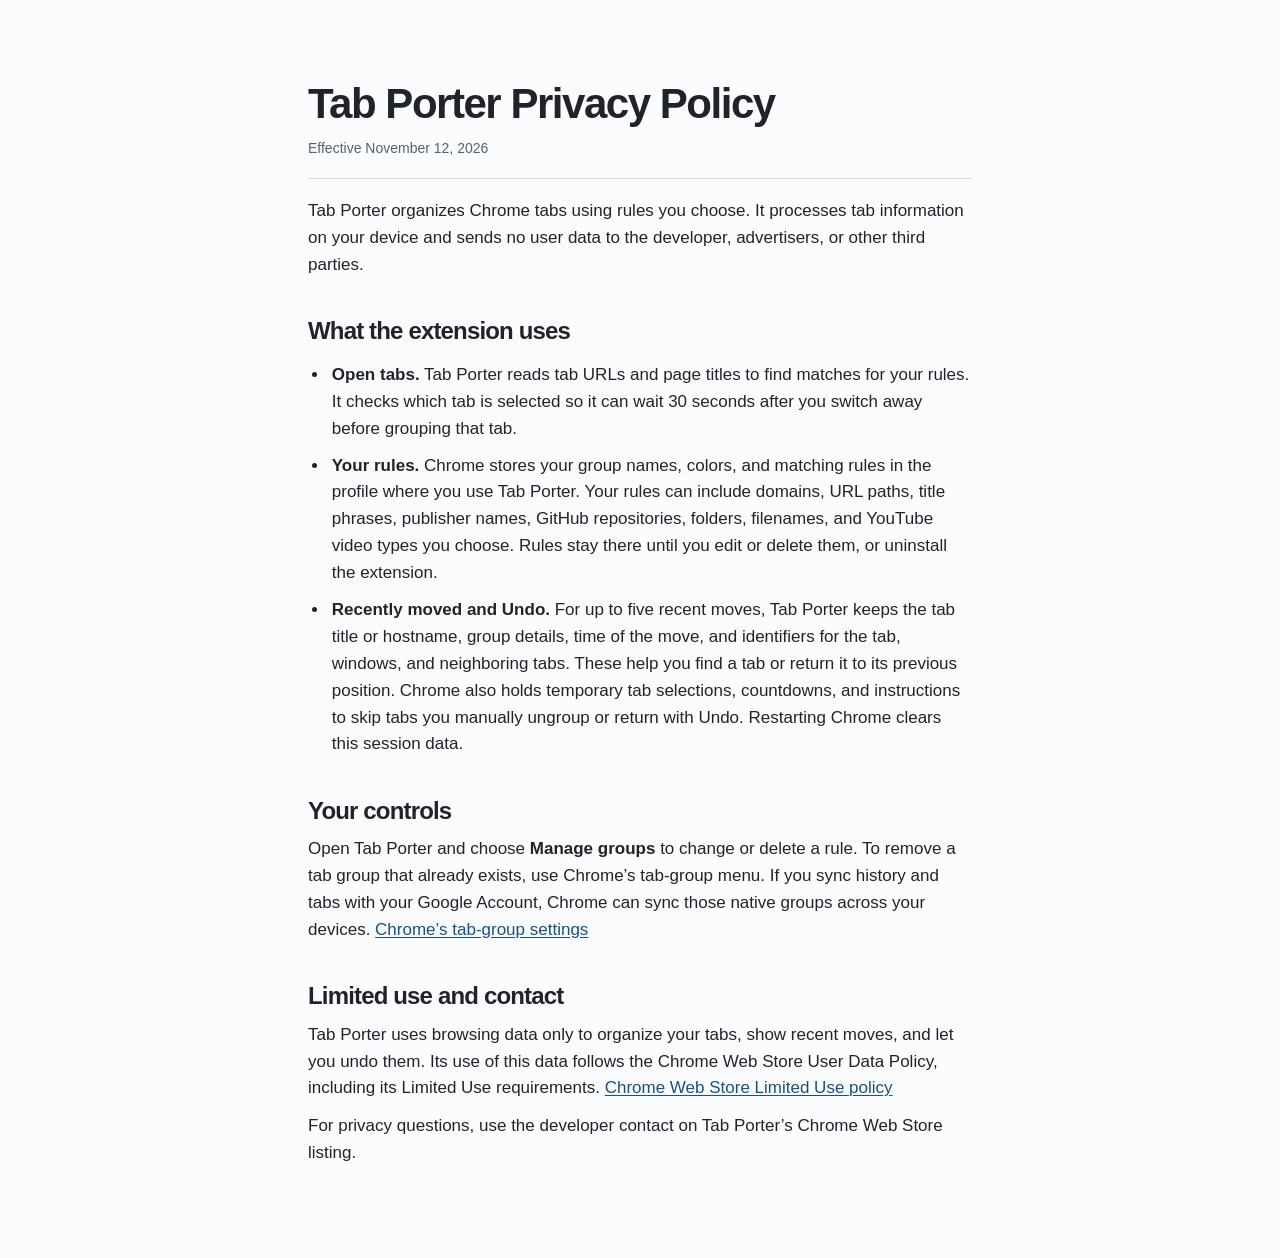
<file: docs/index.html>
<!doctype html>
<html lang="en">
<head>
  <meta charset="utf-8">
  <meta name="viewport" content="width=device-width, initial-scale=1">
  <meta name="color-scheme" content="light dark">
  <meta name="description" content="How Tab Porter uses open tab addresses, titles, and group rules in your Chrome profile.">
  <title>Tab Porter Privacy Policy</title>
  <style>
    :root { color-scheme: light dark; --paper: #fbfcfd; --text: #20242a; --muted: #536273; --line: #d4dce2; --link: #174f8b; }
    @media (prefers-color-scheme: dark) {
      :root { --paper: #202225; --text: #f1f3f4; --muted: #bec6ce; --line: #495059; --link: #a8cfff; }
    }
    * { box-sizing: border-box; }
    body { margin: 0; background: var(--paper); color: var(--text); font: 17px/1.58 -apple-system, BlinkMacSystemFont, "Segoe UI", sans-serif; }
    main { max-width: 740px; margin: 0 auto; padding: clamp(32px, 7vw, 80px) clamp(18px, 4vw, 38px); }
    h1, h2 { line-height: 1.15; letter-spacing: -.035em; }
    h1 { margin: 0; font-size: clamp(30px, 5vw, 42px); }
    h2 { margin: 1.6em 0 .5em; font-size: 24px; }
    p { margin: .65em 0; }
    .date { font-size: 14px; color: var(--muted); padding-bottom: 1.3em; border-bottom: 1px solid var(--line); margin-bottom: 1.4em; }
    ul { padding-left: 1.25em; }
    li { padding-left: .15em; margin-block: .6em; }
    a { color: var(--link); text-underline-offset: .14em; overflow-wrap: break-word; }
    a:focus-visible { outline: 2px solid currentColor; outline-offset: 3px; }
  </style>
</head>
<body>
<main>
<h1>Tab Porter Privacy Policy</h1>

<p class="date"><time datetime="2026-11-12">Effective November 12, 2026</time></p>

<p>Tab Porter organizes Chrome tabs using rules you choose. It processes tab information on your device and sends no user data to the developer, advertisers, or other third parties.</p>

<h2>What the extension uses</h2>

<ul>
  <li><strong>Open tabs.</strong> Tab Porter reads tab URLs and page titles to find matches for your rules. It checks which tab is selected so it can wait 30 seconds after you switch away before grouping that tab.</li>
  <li><strong>Your rules.</strong> Chrome stores your group names, colors, and matching rules in the profile where you use Tab Porter. Your rules can include domains, URL paths, title phrases, publisher names, GitHub repositories, folders, filenames, and YouTube video types you choose. Rules stay there until you edit or delete them, or uninstall the extension.</li>
  <li><strong>Recently moved and Undo.</strong> For up to five recent moves, Tab Porter keeps the tab title or hostname, group details, time of the move, and identifiers for the tab, windows, and neighboring tabs. These help you find a tab or return it to its previous position. Chrome also holds temporary tab selections, countdowns, and instructions to skip tabs you manually ungroup or return with Undo. Restarting Chrome clears this session data.</li>
</ul>

<h2>Your controls</h2>

<p>Open Tab Porter and choose <strong>Manage groups</strong> to change or delete a rule. To remove a tab group that already exists, use Chrome’s tab-group menu. If you sync history and tabs with your Google Account, Chrome can sync those native groups across your devices. <a href="https://support.google.com/chrome/answer/2391819?hl=en&amp;co=GENIE.Platform%3DDesktop">Chrome’s tab-group settings</a></p>

<h2>Limited use and contact</h2>

<p>Tab Porter uses browsing data only to organize your tabs, show recent moves, and let you undo them. Its use of this data follows the Chrome Web Store User Data Policy, including its Limited Use requirements. <a href="https://developer.chrome.com/docs/webstore/program-policies/limited-use">Chrome Web Store Limited Use policy</a></p>

<p>For privacy questions, use the developer contact on Tab Porter’s Chrome Web Store listing.</p>
</main>
</body>
</html>
</file>
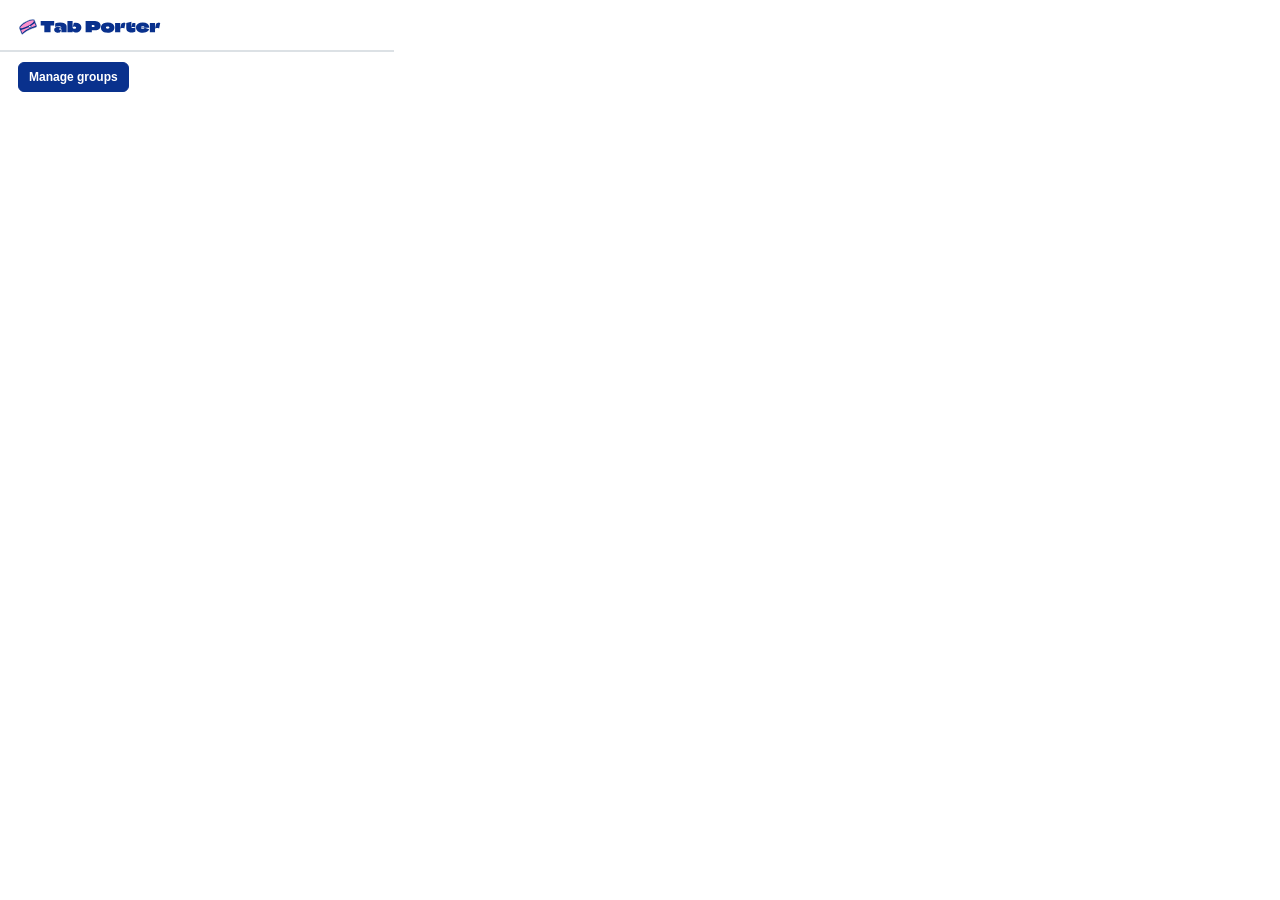
<file: extension/popup.html>
<!doctype html>
<html lang="en">
  <head>
    <meta charset="utf-8">
    <meta name="viewport" content="width=device-width, initial-scale=1">
    <meta name="color-scheme" content="light dark">
    <title>Recently moved · Tab Porter</title>
    <link rel="icon" href="icons/tabs-32.png">
    <link rel="stylesheet" href="popup.css">
    <script defer src="popup.js"></script>
  </head>
  <body>
    <main aria-label="Tab Porter">
      <header>
        <picture>
          <source media="(prefers-color-scheme: dark)" srcset="icons/porter-lockup-inverse.svg">
          <img src="icons/porter-lockup.svg" width="143" height="20" alt="Tab Porter">
        </picture>
        <h1 id="heading" hidden>Recently moved</h1>
      </header>
      <ol id="moves" aria-label="Recently moved tabs" hidden></ol>
      <div id="empty" tabindex="-1" hidden>
        <p class="empty-title" id="empty-title"></p>
        <p id="empty-detail"></p>
      </div>
      <template id="move-template">
        <li class="move">
          <button class="tab-title" type="button"></button>
          <button class="undo" type="button">Undo</button>
          <div class="meta">
            <span class="group"></span>
            <span class="where"></span>
            <time></time>
          </div>
          <div class="undo-hint" hidden></div>
        </li>
      </template>
      <footer>
        <div class="actions">
          <button id="manage" type="button">Manage groups</button>
          <button id="scan" type="button" hidden>Sort background tabs</button>
        </div>
        <p id="status" role="status" aria-live="polite" aria-atomic="true"></p>
      </footer>
    </main>
  </body>
</html>
</file>
<file: extension/popup.css>
:root {
  color-scheme: light dark;
  font-family: -apple-system, BlinkMacSystemFont, "Segoe UI", sans-serif;
  --paper: light-dark(#fff, #242526);
  --brand: light-dark(#09318d, #fd91cc);
  --on-brand: light-dark(#fff, #09318d);
  --ink: light-dark(#202124, #f1f3f4);
  --secondary: light-dark(#56616a, #b5bfc8);
  --line: light-dark(#dce1e5, #41474d);
  --tint: light-dark(#f4f6f8, #303438);
  --link: light-dark(#23578d, #a3cbfb);
  --focus: light-dark(#215fac, #9ac6ff);
  --pad: 18px;
}
* { box-sizing: border-box; }
[hidden] { display: none !important; }
body { width: 394px; max-width: 100%; margin: 0; color: var(--ink); background: var(--paper); }
header { padding: 17px var(--pad) 13px; border-bottom: 1px solid var(--line); }
header img { display: block; }
h1 { margin: 14px 0 0; font-size: 19px; line-height: 1.25; font-weight: 650; letter-spacing: -.025em; }
button { font: inherit; cursor: pointer; }
button:focus-visible, #empty:focus-visible { outline: 2px solid var(--focus); outline-offset: 2px; }
button:disabled { cursor: default; }
#moves { overflow-y: auto; max-height: 414px; margin: 0; padding: 0 var(--pad); list-style: none; }
.move { display: grid; grid-template-columns: minmax(0, 1fr) auto; align-items: start; gap: 4px 10px; padding: 12px 0; }
.move + .move { border-top: 1px solid var(--line); }
.tab-title {
  display: -webkit-box;
  -webkit-box-orient: vertical;
  -webkit-line-clamp: 2;
  overflow: hidden;
  overflow-wrap: anywhere;
  padding: 2px 0;
  border: 0;
  border-radius: 2px;
  background: none;
  color: var(--ink);
  text-align: left;
  font-size: 14px;
  font-weight: 600;
  line-height: 1.35;
}
.tab-title:hover:enabled { color: var(--link); text-decoration: underline; }
.tab-title:disabled { color: var(--secondary); }
.undo, #scan, #manage {
  border: 1px solid var(--line);
  border-radius: 6px;
  background: var(--paper);
  color: var(--ink);
  font-size: 12px;
  font-weight: 550;
  line-height: 1.35;
}
.undo { padding: 4px 9px; }
.undo:hover:enabled, #scan:hover, #manage:hover { border-color: var(--secondary); background: var(--tint); }
.undo:disabled { opacity: .55; }
.meta {
  grid-column: 1 / -1;
  display: flex;
  flex-wrap: wrap;
  align-items: baseline;
  gap: 3px 7px;
  color: var(--secondary);
  font-size: 12px;
  line-height: 1.45;
}
.group { font-weight: 550; }
.group::before { content: ""; display: inline-block; width: 8px; height: 8px; margin-right: 5px; border-radius: 50%; background: var(--group-color, var(--secondary)); }
.group[data-color="red"] { --group-color: light-dark(#b84d45, #fa968c); }
.group[data-color="purple"] { --group-color: light-dark(#7c54ad, #c9a6fa); }
.group[data-color="blue"] { --group-color: light-dark(#4578ac, #94bcf2); }
.group[data-color="yellow"] { --group-color: light-dark(#a47a00, #f4ce5d); }
.group[data-color="green"] { --group-color: light-dark(#428056, #8dcba0); }
.group[data-color="pink"] { --group-color: light-dark(#b95182, #f3a0c6); }
.group[data-color="cyan"] { --group-color: light-dark(#227d87, #88cbd3); }
.group[data-color="orange"] { --group-color: light-dark(#af652c, #f4b47d); }
.where::before, time::before { content: "·"; padding-right: 7px; }
.undo-hint { grid-column: 1 / -1; font-size: 12px; line-height: 1.45; color: var(--secondary); }
#empty { margin: 15px var(--pad); padding: 8px 0 10px; border-radius: 3px; }
#empty p { margin: 3px 0 0; color: var(--secondary); font-size: 13px; line-height: 1.5; }
#empty .empty-title { margin: 0; color: var(--ink); font-size: 14px; font-weight: 600; }
footer { border-top: 1px solid var(--line); padding: 10px var(--pad) 12px; }
.actions { display: flex; flex-wrap: wrap; gap: 8px; }
#scan, #manage { padding: 6px 10px; }
#manage { color: var(--on-brand); background: var(--brand); border-color: var(--brand); }
#manage:hover { background: color-mix(in srgb, var(--brand) 90%, var(--ink)); }
#status { color: var(--secondary); font-size: 12px; line-height: 1.45; margin: 7px 0 0; }
#status:empty { margin: 0; }
</file>
